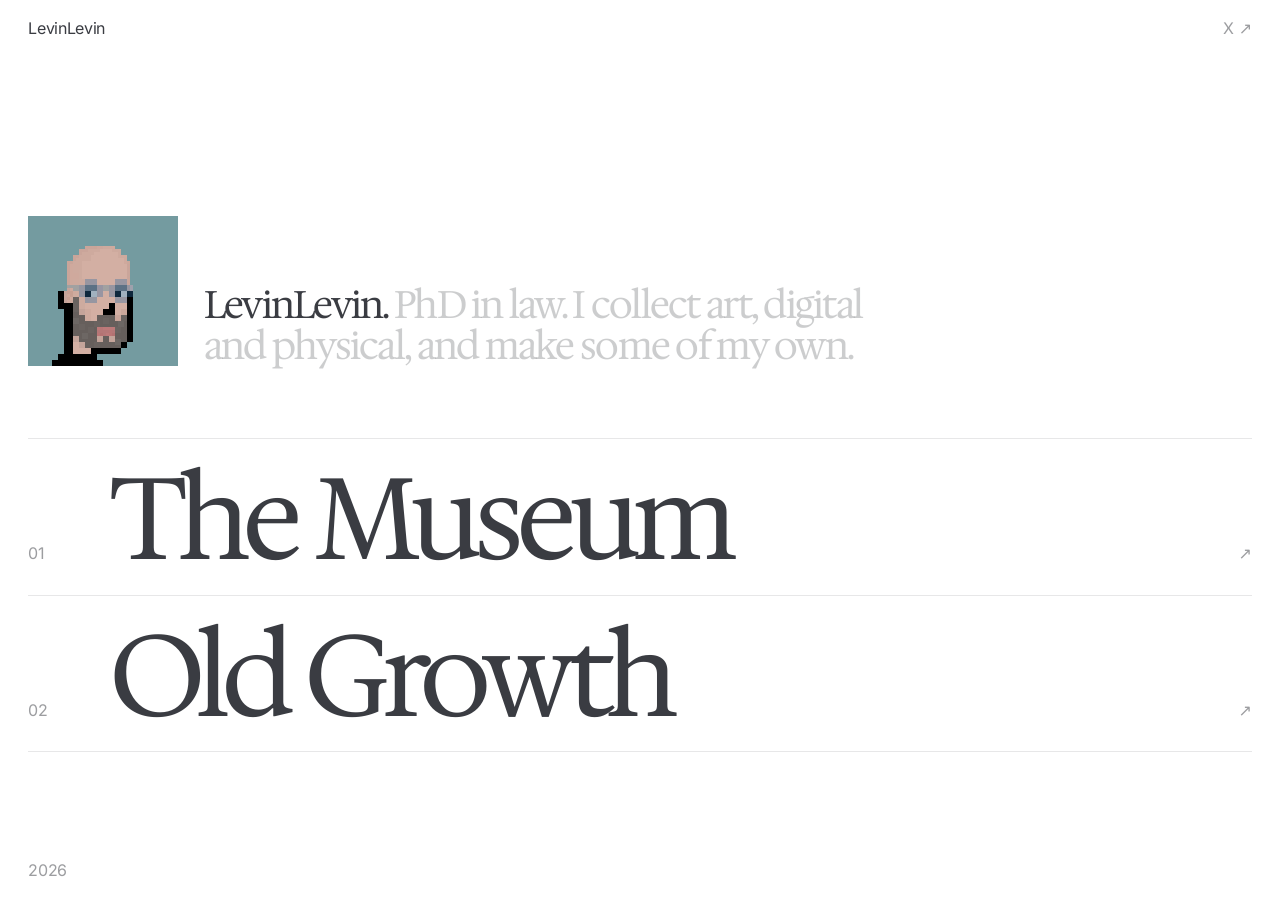
<file: index.html>
<!doctype html>
<html lang="en">
<head>
  <meta charset="utf-8">
  <meta name="viewport" content="width=device-width, initial-scale=1, viewport-fit=cover">
  <title>LevinLevin</title>
  <meta name="description" content="LevinLevin: the art I collect, and Old Growth.">
  <meta name="theme-color" content="#ffffff">
  <meta http-equiv="Content-Security-Policy" content="default-src 'self'; style-src 'self'; font-src 'self'; img-src 'self' data:; script-src 'none'; object-src 'none'; base-uri 'none'; form-action 'none'; upgrade-insecure-requests">
  <meta name="referrer" content="no-referrer">
  <meta property="og:type" content="website">
  <meta property="og:url" content="https://levinlevin.xyz/">
  <link rel="canonical" href="https://levinlevin.xyz/">
  <meta property="og:title" content="LevinLevin">
  <meta property="og:description" content="The art I collect, and Old Growth.">
  <meta property="og:image" content="https://levinlevin.xyz/og-card.png?v=2">
  <meta property="og:image:width" content="1200">
  <meta property="og:image:height" content="630">
  <meta property="og:image:alt" content="LevinLevin's punk">
  <meta name="twitter:image" content="https://levinlevin.xyz/og-card.png?v=2">
  <meta name="twitter:card" content="summary_large_image">
  <meta name="twitter:site" content="@levinlevin__">
  <link rel="icon" type="image/svg+xml" href="icon.svg?v=3">
  <link rel="icon" type="image/png" sizes="32x32" href="icon-32.png?v=3">
  <link rel="icon" type="image/png" sizes="16x16" href="icon-16.png?v=3">
  <link rel="icon" type="image/png" sizes="200x200" href="icon-200.png?v=3">
  <link rel="apple-touch-icon" href="apple-touch-icon.png?v=3">
  <link rel="preload" href="fonts/hedvig-letters-serif-latin-400-normal.woff2" as="font" type="font/woff2" crossorigin>
  <link rel="stylesheet" href="style.css">
</head>
<body>
  <header class="bar">
    <span>LevinLevin</span>
    <a href="https://x.com/levinlevin__" target="_blank" rel="noopener noreferrer">X ↗</a>
  </header>

  <main>
    <div class="who">
      <img class="pfp" src="punk.png" width="50" height="50" alt="LevinLevin's punk">
      <p class="lede"><span class="ink">LevinLevin.</span> PhD in law. I collect art, digital and physical, and make some of my own.</p>
    </div>

    <ol class="rooms">
      <li>
        <a href="https://museum.levinlevin.xyz/">
          <span class="no">01</span>
          <span class="name">The Museum</span>
          <span class="go">↗</span>
        </a>
      </li>
      <li>
        <a href="https://oldgrowth.levinlevin.xyz/">
          <span class="no">02</span>
          <span class="name">Old Growth</span>
          <span class="go">↗</span>
        </a>
      </li>
    </ol>
  </main>

  <footer class="foot">
    <span>2026</span>
  </footer>
</body>
</html>
</file>
<file: style.css>
@font-face { font-family: 'Inter'; src: url(fonts/inter-latin-wght-normal.woff2) format('woff2'); font-weight: 100 900; font-display: swap; }
@font-face { font-family: 'Hedvig Letters Serif'; src: url(fonts/hedvig-letters-serif-latin-400-normal.woff2) format('woff2'); font-display: swap; }

:root {
  --bg: #ffffff;
  --ink: #3a3c42;
  --mute: rgba(58, 60, 66, 0.5);
  --faint: rgba(58, 60, 66, 0.26);
  --rule: rgba(58, 60, 66, 0.12);
  --gutter: clamp(16px, 2.2vw, 32px);
  --ease: cubic-bezier(.2, .7, .1, 1);
}

* { box-sizing: border-box; }
html { -webkit-text-size-adjust: 100%; }
body {
  margin: 0;
  min-height: 100svh;
  display: grid;
  grid-template-rows: auto 1fr auto;
  background: var(--bg);
  color: var(--ink);
  font-family: 'Inter', ui-sans-serif, system-ui, sans-serif;
  font-size: clamp(16px, 1.25vw, 20px);
  letter-spacing: -0.02em;
  line-height: 1.35;
  -webkit-font-smoothing: antialiased;
}
a { color: inherit; text-decoration: none; }
:focus-visible { outline: 1px solid var(--ink); outline-offset: 4px; }

.bar, .foot {
  display: flex; justify-content: space-between; gap: 16px;
  padding: 18px var(--gutter);
  color: var(--mute);
}
.bar span { color: var(--ink); }
.bar a:hover { color: var(--ink); }

main {
  align-self: end;
  padding: 0 var(--gutter) clamp(48px, 10vh, 120px);
}

.who {
  display: flex; align-items: flex-end; gap: clamp(16px, 2vw, 28px);
  margin: 0 0 clamp(40px, 8vh, 96px);
}
.pfp {
  /* whole multiples of the 50px punk (scripts/punk.py), on its own blue-green,
     so every pixel stays a sharp square and no light hairline shows at the edge */
  width: 100px; height: 100px; flex: none;
  background: #749ba0;
  image-rendering: pixelated;
}
@media (min-width: 1200px) { .pfp { width: 150px; height: 150px; } }
.lede {
  font-family: 'Hedvig Letters Serif', ui-serif, Georgia, serif;
  font-size: clamp(28px, 3vw, 48px);
  letter-spacing: -0.045em;
  line-height: 1.05;
  color: var(--faint);
  margin: 0;
  max-width: 18em;
}
@media (max-width: 560px) { .who { flex-direction: column; align-items: flex-start; } }
.lede .ink { color: var(--ink); }

/* Each room is its name alone. The name's size is capped by the row's own width
   (6.4 times its size; "The Museum", the longest, is about 5.4), so it never
   runs past the edge. */
.rooms { list-style: none; margin: 0; padding: 0; border-top: 1px solid var(--rule); container-type: inline-size; }
.rooms a {
  display: grid;
  grid-template-columns: 3.5em minmax(0, 1fr) auto;
  align-items: baseline;
  gap: clamp(12px, 2vw, 32px);
  padding: clamp(14px, 2.2vw, 28px) 0 clamp(12px, 2vw, 24px);
  border-bottom: 1px solid var(--rule);
  transition: color .35s var(--ease);
}
.no, .go { color: var(--mute); transition: color .35s var(--ease); }
.name {
  font-family: 'Hedvig Letters Serif', ui-serif, Georgia, serif;
  font-size: min(9vw, 168px, calc((100cqi - 10rem) / 6.4));
  letter-spacing: -0.06em;
  line-height: .9;
  overflow-wrap: anywhere;
  min-width: 0;
}
.go { justify-self: end; transition: transform .5s var(--ease), color .35s var(--ease); }

/* hovering one room quiets the other */
.rooms:hover a { color: var(--faint); }
.rooms:hover a .no, .rooms:hover a .go { color: var(--faint); }
.rooms a:hover, .rooms a:hover .no, .rooms a:hover .go { color: var(--ink); }
.rooms a:hover .go { transform: translate(.15em, -.15em); }

@media (max-width: 720px) {
  .rooms a { grid-template-columns: 2.4em minmax(0, 1fr) auto; }
  .name { font-size: min(12vw, 72px, calc((100cqi - 6rem) / 6.4)); }
}
@media (prefers-reduced-motion: reduce) { * { transition: none !important; } }
</file>
